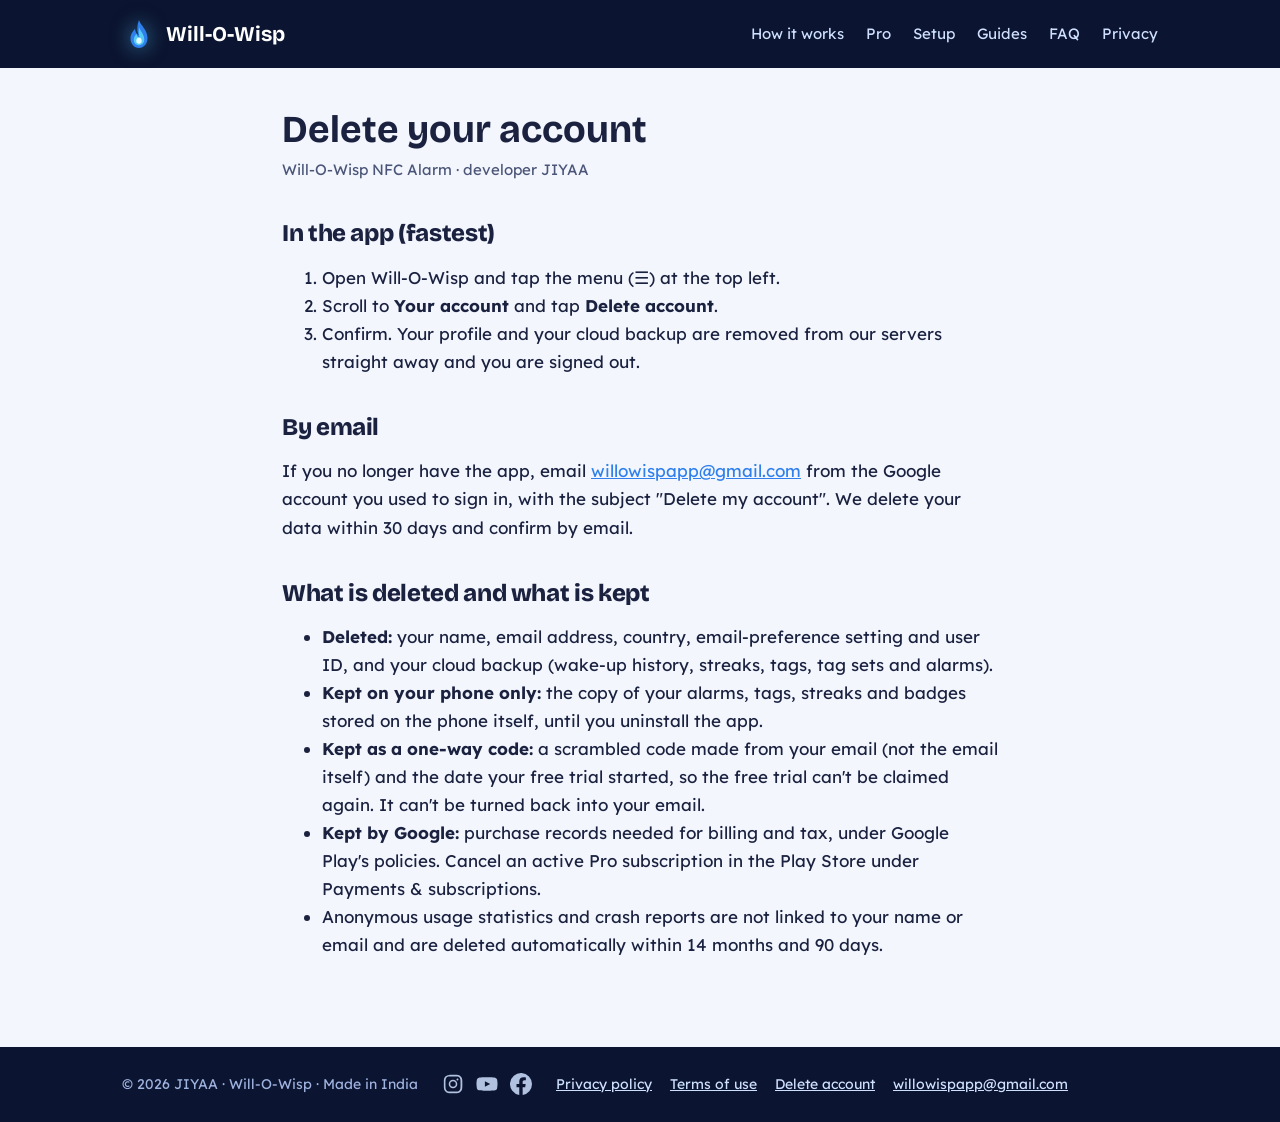
<file: delete-account.html>
<!doctype html>
<html lang="en">
<head>
<meta charset="utf-8">
<meta name="viewport" content="width=device-width, initial-scale=1">
<title>Delete your account – Will-O-Wisp</title>
<meta name="description" content="Terms of use for Will-O-Wisp NFC Alarm.">
<meta property="og:title" content="Terms of use – Will-O-Wisp">
<meta property="og:description" content="Terms of use for Will-O-Wisp NFC Alarm.">
<meta property="og:image" content="og.jpg">
<link rel="icon" href="favicon.png">
<link rel="preconnect" href="https://fonts.googleapis.com">
<link rel="preconnect" href="https://fonts.gstatic.com" crossorigin>
<link href="https://fonts.googleapis.com/css2?family=Bricolage+Grotesque:wght@700;800&family=Lexend:wght@400;600&display=swap" rel="stylesheet">
<link rel="stylesheet" href="style.css">
</head>
<body>
<div class="top"><div class="wrap">
<a class="brand" href="index.html"><svg viewBox="20 18 68 68" aria-hidden="true"><path fill="#2F80ED" d="M54,24 C57,35 71,43 71,60 C71,71.5 63.4,80 54,80 C44.6,80 37,71.5 37,61 C37,52 42,46.5 46,41.5 C46.5,48 49,52.5 53,54 C49.5,45 50,34 54,24 Z"/><path fill="#56CCF2" d="M54.5,39 C57,47.5 64.5,52 64.5,63 C64.5,70 59.8,74.5 54,74.5 C48.2,74.5 43.5,70 43.5,64 C43.5,58.5 46.5,55 49,51.5 C49.8,56.5 52,59 55.5,59.5 C53.5,53 52.5,46 54.5,39 Z"/><path fill="#E6FBFF" d="M54,59 C57.3,59 59.5,62.5 59.5,66 C59.5,69.3 57.1,71.5 54,71.5 C50.9,71.5 48.5,69.3 48.5,66 C48.5,62.5 50.7,59 54,59 Z"/></svg>Will-O-Wisp</a>
<nav><a class="hide-sm" href="index.html#how">How it works</a><a class="hide-sm" href="index.html#pro">Pro</a><a class="hide-sm" href="index.html#setup">Setup</a><a href="guides.html">Guides</a><a href="index.html#faq">FAQ</a><a class="hide-sm" href="privacy.html">Privacy</a></nav>
</div></div>
<main class="legal">
<h1>Delete your account</h1>
<p class="date">Will-O-Wisp NFC Alarm · developer JIYAA</p>
<h2>In the app (fastest)</h2>
<ol>
<li>Open Will-O-Wisp and tap the menu (☰) at the top left.</li>
<li>Scroll to <strong>Your account</strong> and tap <strong>Delete account</strong>.</li>
<li>Confirm. Your profile and your cloud backup are removed from our servers straight away and you are signed out.</li>
</ol>
<h2>By email</h2>
<p>If you no longer have the app, email <a href="mailto:willowispapp@gmail.com?subject=Delete%20my%20Will-O-Wisp%20account">willowispapp@gmail.com</a> from the Google account you used to sign in, with the subject "Delete my account". We delete your data within 30 days and confirm by email.</p>
<h2>What is deleted and what is kept</h2>
<ul>
<li><strong>Deleted:</strong> your name, email address, country, email-preference setting and user ID, and your cloud backup (wake-up history, streaks, tags, tag sets and alarms).</li>
<li><strong>Kept on your phone only:</strong> the copy of your alarms, tags, streaks and badges stored on the phone itself, until you uninstall the app.</li>
<li><strong>Kept as a one-way code:</strong> a scrambled code made from your email (not the email itself) and the date your free trial started, so the free trial can't be claimed again. It can't be turned back into your email.</li>
<li><strong>Kept by Google:</strong> purchase records needed for billing and tax, under Google Play's policies. Cancel an active Pro subscription in the Play Store under Payments &amp; subscriptions.</li>
<li>Anonymous usage statistics and crash reports are not linked to your name or email and are deleted automatically within 14 months and 90 days.</li>
</ul>
</main>

<footer class="site"><div class="wrap">
<span>© 2026 JIYAA · Will-O-Wisp · Made in India</span><span class="social"><a href="https://www.instagram.com/willowispalarm/" target="_blank" rel="noopener" aria-label="Will-O-Wisp on Instagram"><svg viewBox="0 0 24 24" aria-hidden="true"><path fill="currentColor" d="M12 7.3A4.7 4.7 0 1 0 12 16.7 4.7 4.7 0 0 0 12 7.3Zm0 7.7a3 3 0 1 1 0-6 3 3 0 0 1 0 6Zm6-7.9a1.1 1.1 0 1 1-2.2 0 1.1 1.1 0 0 1 2.2 0ZM12 2c-2.7 0-3.1 0-4.1.1-1.1 0-1.8.2-2.4.5-.7.3-1.2.6-1.8 1.2-.6.6-.9 1.1-1.2 1.8-.3.6-.5 1.3-.5 2.4C2 9 2 9.3 2 12s0 3.1.1 4.1c0 1.1.2 1.8.5 2.4.3.7.6 1.2 1.2 1.8.6.6 1.1.9 1.8 1.2.6.3 1.3.5 2.4.5 1 .1 1.4.1 4.1.1s3.1 0 4.1-.1c1.1 0 1.8-.2 2.4-.5.7-.3 1.2-.6 1.8-1.2.6-.6.9-1.1 1.2-1.8.3-.6.5-1.3.5-2.4.1-1 .1-1.4.1-4.1s0-3.1-.1-4.1c0-1.1-.2-1.8-.5-2.4-.3-.7-.6-1.2-1.2-1.8-.6-.6-1.1-.9-1.8-1.2-.6-.3-1.3-.5-2.4-.5C15.1 2 14.7 2 12 2Zm0 1.8c2.7 0 3 0 4 .1 1 0 1.5.2 1.8.3.5.2.8.4 1.2.8.4.4.6.7.8 1.2.1.3.3.8.3 1.8.1 1 .1 1.3.1 4s0 3-.1 4c0 1-.2 1.5-.3 1.8-.2.5-.4.8-.8 1.2-.4.4-.7.6-1.2.8-.3.1-.8.3-1.8.3-1 .1-1.3.1-4 .1s-3 0-4-.1c-1 0-1.5-.2-1.8-.3-.5-.2-.8-.4-1.2-.8-.4-.4-.6-.7-.8-1.2-.1-.3-.3-.8-.3-1.8-.1-1-.1-1.3-.1-4s0-3 .1-4c0-1 .2-1.5.3-1.8.2-.5.4-.8.8-1.2.4-.4.7-.6 1.2-.8.3-.1.8-.3 1.8-.3 1-.1 1.3-.1 4-.1Z"/></svg></a><a href="https://www.youtube.com/@willowispalarm" target="_blank" rel="noopener" aria-label="Will-O-Wisp on YouTube"><svg viewBox="0 0 24 24" aria-hidden="true"><path fill="currentColor" d="M23 7.2a3 3 0 0 0-2.1-2.1C19 4.6 12 4.6 12 4.6s-7 0-8.9.5A3 3 0 0 0 1 7.2 31 31 0 0 0 .5 12a31 31 0 0 0 .5 4.8 3 3 0 0 0 2.1 2.1c1.9.5 8.9.5 8.9.5s7 0 8.9-.5a3 3 0 0 0 2.1-2.1 31 31 0 0 0 .5-4.8 31 31 0 0 0-.5-4.8ZM9.7 15V9l5.8 3-5.8 3Z"/></svg></a><a href="https://www.facebook.com/share/1FBxFHo3qW/" target="_blank" rel="noopener" aria-label="Will-O-Wisp on Facebook"><svg viewBox="0 0 24 24" aria-hidden="true"><path fill="currentColor" d="M24 12a12 12 0 1 0-13.9 11.9v-8.4H7.1V12h3V9.4c0-3 1.8-4.7 4.5-4.7 1.3 0 2.7.2 2.7.2v2.9h-1.5c-1.5 0-2 .9-2 1.9V12h3.3l-.5 3.5h-2.8v8.4A12 12 0 0 0 24 12Z"/></svg></a></span>
<a href="privacy.html">Privacy policy</a><a href="terms.html">Terms of use</a><a href="delete-account.html">Delete account</a><a href="mailto:willowispapp@gmail.com">willowispapp@gmail.com</a>
</div></footer>
</body>
</html>
</file>
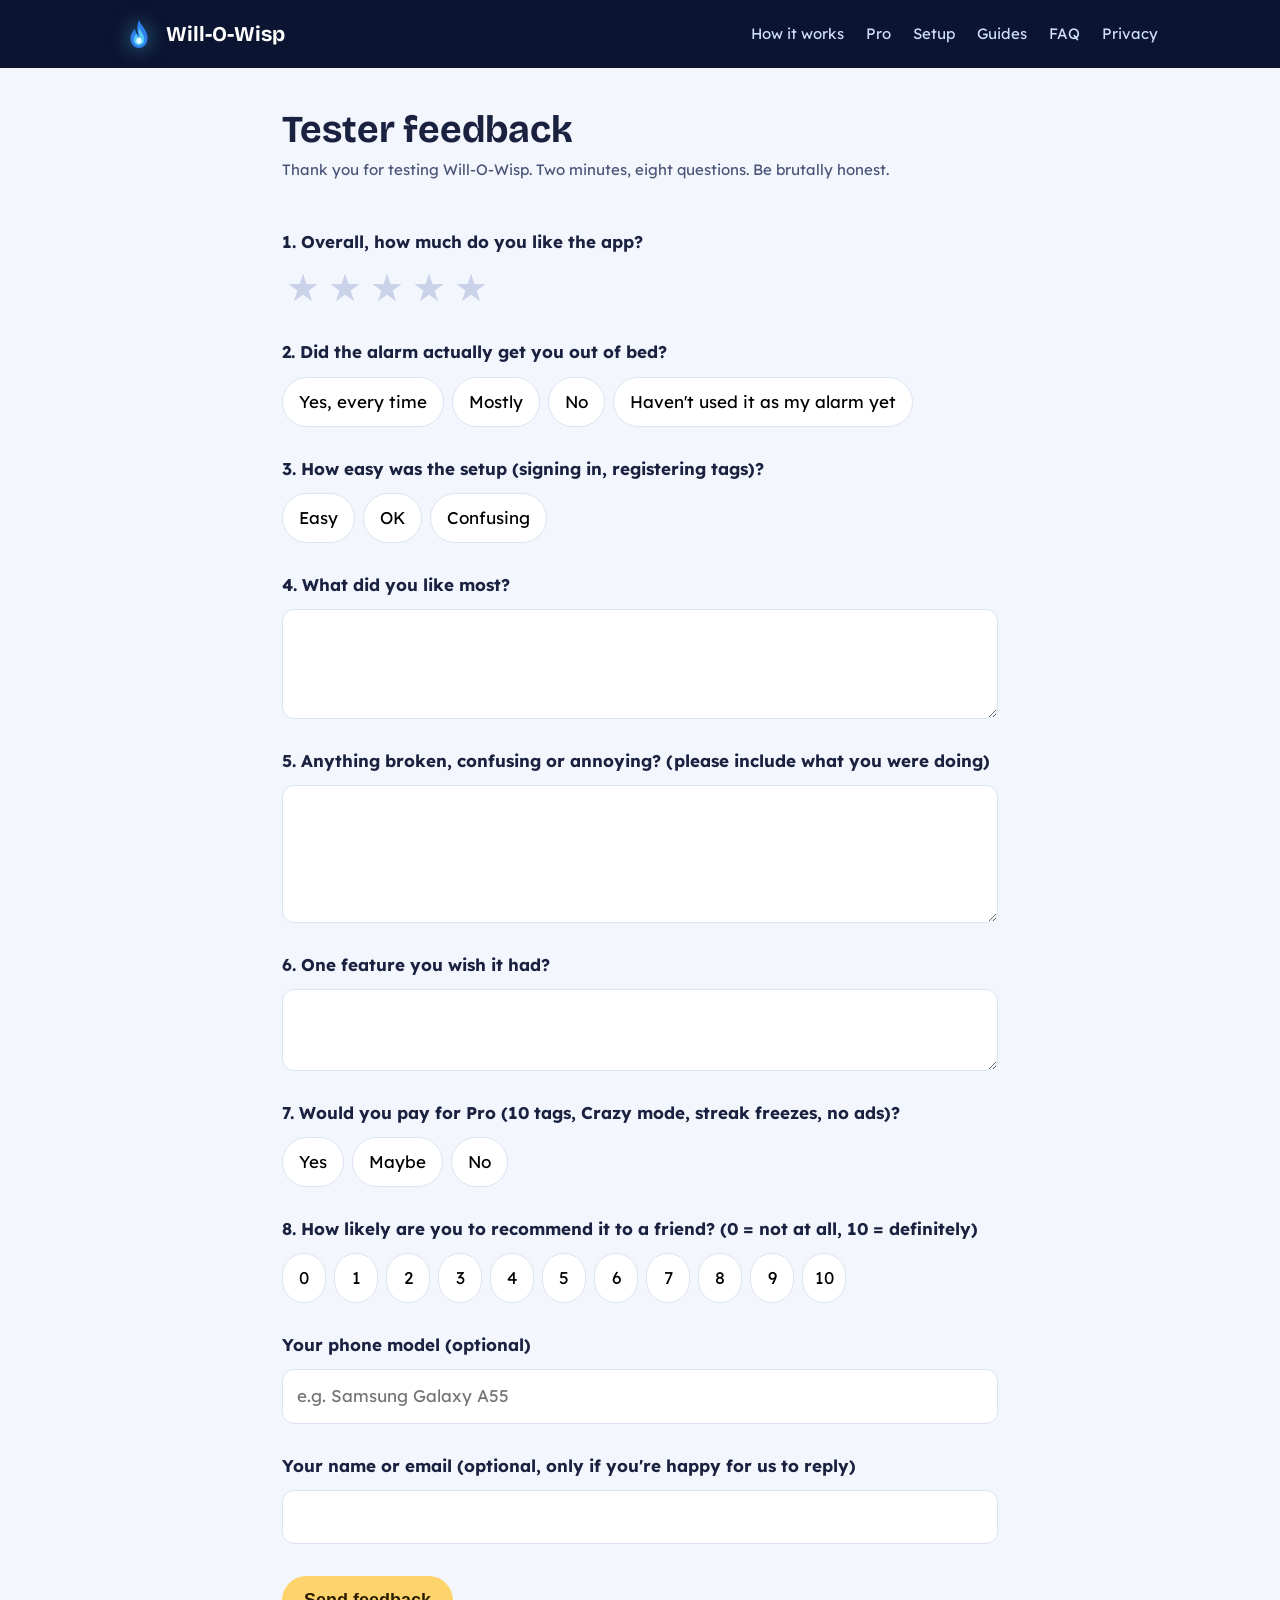
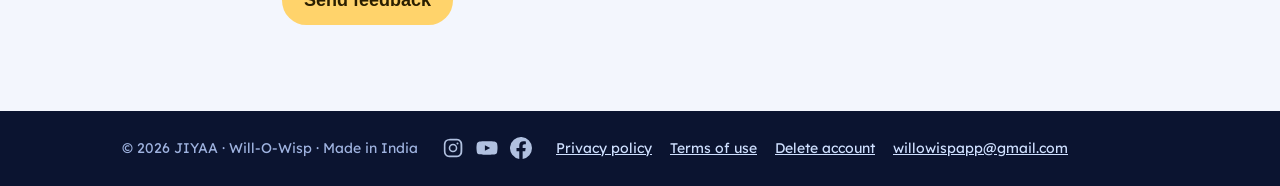
<file: feedback.html>
<!doctype html>
<html lang="en">
<head>
<meta charset="utf-8">
<meta name="viewport" content="width=device-width, initial-scale=1">
<title>Tester feedback – Will-O-Wisp</title>
<meta name="robots" content="noindex">
<meta name="description" content="Terms of use for Will-O-Wisp NFC Alarm.">
<meta property="og:title" content="Terms of use – Will-O-Wisp">
<meta property="og:description" content="Terms of use for Will-O-Wisp NFC Alarm.">
<meta property="og:image" content="og.jpg">
<link rel="icon" href="favicon.png">
<link rel="preconnect" href="https://fonts.googleapis.com">
<link rel="preconnect" href="https://fonts.gstatic.com" crossorigin>
<link href="https://fonts.googleapis.com/css2?family=Bricolage+Grotesque:wght@700;800&family=Lexend:wght@400;600&display=swap" rel="stylesheet">
<link rel="stylesheet" href="style.css">
</head>
<body>
<div class="top"><div class="wrap">
<a class="brand" href="index.html"><svg viewBox="20 18 68 68" aria-hidden="true"><path fill="#2F80ED" d="M54,24 C57,35 71,43 71,60 C71,71.5 63.4,80 54,80 C44.6,80 37,71.5 37,61 C37,52 42,46.5 46,41.5 C46.5,48 49,52.5 53,54 C49.5,45 50,34 54,24 Z"/><path fill="#56CCF2" d="M54.5,39 C57,47.5 64.5,52 64.5,63 C64.5,70 59.8,74.5 54,74.5 C48.2,74.5 43.5,70 43.5,64 C43.5,58.5 46.5,55 49,51.5 C49.8,56.5 52,59 55.5,59.5 C53.5,53 52.5,46 54.5,39 Z"/><path fill="#E6FBFF" d="M54,59 C57.3,59 59.5,62.5 59.5,66 C59.5,69.3 57.1,71.5 54,71.5 C50.9,71.5 48.5,69.3 48.5,66 C48.5,62.5 50.7,59 54,59 Z"/></svg>Will-O-Wisp</a>
<nav><a class="hide-sm" href="index.html#how">How it works</a><a class="hide-sm" href="index.html#pro">Pro</a><a class="hide-sm" href="index.html#setup">Setup</a><a href="guides.html">Guides</a><a href="index.html#faq">FAQ</a><a class="hide-sm" href="privacy.html">Privacy</a></nav>
</div></div>
<main class="legal fb">
<h1>Tester feedback</h1>
<p class="date">Thank you for testing Will-O-Wisp. Two minutes, eight questions. Be brutally honest.</p>

<form id="fb" novalidate>
<label>1. Overall, how much do you like the app?</label>
<div class="stars" data-name="rating">
<button type="button" data-v="1">★</button><button type="button" data-v="2">★</button><button type="button" data-v="3">★</button><button type="button" data-v="4">★</button><button type="button" data-v="5">★</button>
</div>

<label>2. Did the alarm actually get you out of bed?</label>
<div class="chips" data-name="woke">
<button type="button" data-v="yes">Yes, every time</button><button type="button" data-v="mostly">Mostly</button><button type="button" data-v="no">No</button><button type="button" data-v="not_tried">Haven't used it as my alarm yet</button>
</div>

<label>3. How easy was the setup (signing in, registering tags)?</label>
<div class="chips" data-name="setup">
<button type="button" data-v="easy">Easy</button><button type="button" data-v="ok">OK</button><button type="button" data-v="hard">Confusing</button>
</div>

<label for="liked">4. What did you like most?</label>
<textarea id="liked" maxlength="1000" rows="3"></textarea>

<label for="problems">5. Anything broken, confusing or annoying? (please include what you were doing)</label>
<textarea id="problems" maxlength="2000" rows="4"></textarea>

<label for="wish">6. One feature you wish it had?</label>
<textarea id="wish" maxlength="1000" rows="2"></textarea>

<label>7. Would you pay for Pro (10 tags, Crazy mode, streak freezes, no ads)?</label>
<div class="chips" data-name="pay">
<button type="button" data-v="yes">Yes</button><button type="button" data-v="maybe">Maybe</button><button type="button" data-v="no">No</button>
</div>

<label>8. How likely are you to recommend it to a friend? (0 = not at all, 10 = definitely)</label>
<div class="chips nps" data-name="nps">
<button type="button" data-v="0">0</button><button type="button" data-v="1">1</button><button type="button" data-v="2">2</button><button type="button" data-v="3">3</button><button type="button" data-v="4">4</button><button type="button" data-v="5">5</button><button type="button" data-v="6">6</button><button type="button" data-v="7">7</button><button type="button" data-v="8">8</button><button type="button" data-v="9">9</button><button type="button" data-v="10">10</button>
</div>

<label for="phone">Your phone model (optional)</label>
<input id="phone" maxlength="80" placeholder="e.g. Samsung Galaxy A55">

<label for="who">Your name or email (optional, only if you're happy for us to reply)</label>
<input id="who" maxlength="120">

<button type="submit" class="btn btn-main" id="send">Send feedback</button>
<p id="msg" class="fb-msg" role="status" aria-live="polite"></p>
</form>
</main>
<script>
(function () {
  var PROJECT = 'willo-wisp-nfcalarm';
  var URL = 'https://firestore.googleapis.com/v1/projects/' + PROJECT + '/databases/(default)/documents/feedback';
  var picked = {};
  document.querySelectorAll('.stars, .chips').forEach(function (group) {
    var name = group.getAttribute('data-name');
    group.querySelectorAll('button').forEach(function (b) {
      b.addEventListener('click', function () {
        picked[name] = b.getAttribute('data-v');
        group.querySelectorAll('button').forEach(function (x) {
          var on = group.classList.contains('stars') ? (+x.getAttribute('data-v') <= +picked[name]) : x === b;
          x.classList.toggle('on', on);
        });
      });
    });
  });
  function val(id) { return (document.getElementById(id).value || '').trim(); }
  var msg = document.getElementById('msg'), btn = document.getElementById('send');
  document.getElementById('fb').addEventListener('submit', async function (e) {
    e.preventDefault();
    if (!picked.rating) { msg.textContent = 'Please give a star rating (question 1).'; msg.className = 'fb-msg warn'; return; }
    var f = {
      rating: { integerValue: String(+picked.rating) },
      woke: { stringValue: picked.woke || '' },
      setup: { stringValue: picked.setup || '' },
      pay: { stringValue: picked.pay || '' },
      nps: { integerValue: String(picked.nps === undefined ? -1 : +picked.nps) },
      liked: { stringValue: val('liked') },
      problems: { stringValue: val('problems') },
      wish: { stringValue: val('wish') },
      phone: { stringValue: val('phone') },
      who: { stringValue: val('who') },
      browser: { stringValue: (navigator.userAgent || '').slice(0, 200) },
      createdAt: { timestampValue: new Date().toISOString() }
    };
    btn.disabled = true; msg.textContent = 'Sending…'; msg.className = 'fb-msg';
    try {
      var r = await fetch(URL, { method: 'POST', headers: { 'Content-Type': 'application/json' }, body: JSON.stringify({ fields: f }) });
      if (!r.ok) throw new Error(r.status);
      document.getElementById('fb').innerHTML = '<div class="fb-done"><h2>Thank you! 🔥</h2><p>Your feedback went straight to the developer. Keep the app installed for the full 14 days — it really helps.</p></div>';
    } catch (err) {
      btn.disabled = false;
      msg.innerHTML = 'Couldn\'t send right now. Please try again, or email <a href="mailto:willowispapp@gmail.com?subject=Will-O-Wisp%20feedback">willowispapp@gmail.com</a>.';
      msg.className = 'fb-msg warn';
    }
  });
})();
</script>

<footer class="site"><div class="wrap">
<span>© 2026 JIYAA · Will-O-Wisp · Made in India</span><span class="social"><a href="https://www.instagram.com/willowispalarm/" target="_blank" rel="noopener" aria-label="Will-O-Wisp on Instagram"><svg viewBox="0 0 24 24" aria-hidden="true"><path fill="currentColor" d="M12 7.3A4.7 4.7 0 1 0 12 16.7 4.7 4.7 0 0 0 12 7.3Zm0 7.7a3 3 0 1 1 0-6 3 3 0 0 1 0 6Zm6-7.9a1.1 1.1 0 1 1-2.2 0 1.1 1.1 0 0 1 2.2 0ZM12 2c-2.7 0-3.1 0-4.1.1-1.1 0-1.8.2-2.4.5-.7.3-1.2.6-1.8 1.2-.6.6-.9 1.1-1.2 1.8-.3.6-.5 1.3-.5 2.4C2 9 2 9.3 2 12s0 3.1.1 4.1c0 1.1.2 1.8.5 2.4.3.7.6 1.2 1.2 1.8.6.6 1.1.9 1.8 1.2.6.3 1.3.5 2.4.5 1 .1 1.4.1 4.1.1s3.1 0 4.1-.1c1.1 0 1.8-.2 2.4-.5.7-.3 1.2-.6 1.8-1.2.6-.6.9-1.1 1.2-1.8.3-.6.5-1.3.5-2.4.1-1 .1-1.4.1-4.1s0-3.1-.1-4.1c0-1.1-.2-1.8-.5-2.4-.3-.7-.6-1.2-1.2-1.8-.6-.6-1.1-.9-1.8-1.2-.6-.3-1.3-.5-2.4-.5C15.1 2 14.7 2 12 2Zm0 1.8c2.7 0 3 0 4 .1 1 0 1.5.2 1.8.3.5.2.8.4 1.2.8.4.4.6.7.8 1.2.1.3.3.8.3 1.8.1 1 .1 1.3.1 4s0 3-.1 4c0 1-.2 1.5-.3 1.8-.2.5-.4.8-.8 1.2-.4.4-.7.6-1.2.8-.3.1-.8.3-1.8.3-1 .1-1.3.1-4 .1s-3 0-4-.1c-1 0-1.5-.2-1.8-.3-.5-.2-.8-.4-1.2-.8-.4-.4-.6-.7-.8-1.2-.1-.3-.3-.8-.3-1.8-.1-1-.1-1.3-.1-4s0-3 .1-4c0-1 .2-1.5.3-1.8.2-.5.4-.8.8-1.2.4-.4.7-.6 1.2-.8.3-.1.8-.3 1.8-.3 1-.1 1.3-.1 4-.1Z"/></svg></a><a href="https://www.youtube.com/@willowispalarm" target="_blank" rel="noopener" aria-label="Will-O-Wisp on YouTube"><svg viewBox="0 0 24 24" aria-hidden="true"><path fill="currentColor" d="M23 7.2a3 3 0 0 0-2.1-2.1C19 4.6 12 4.6 12 4.6s-7 0-8.9.5A3 3 0 0 0 1 7.2 31 31 0 0 0 .5 12a31 31 0 0 0 .5 4.8 3 3 0 0 0 2.1 2.1c1.9.5 8.9.5 8.9.5s7 0 8.9-.5a3 3 0 0 0 2.1-2.1 31 31 0 0 0 .5-4.8 31 31 0 0 0-.5-4.8ZM9.7 15V9l5.8 3-5.8 3Z"/></svg></a><a href="https://www.facebook.com/share/1FBxFHo3qW/" target="_blank" rel="noopener" aria-label="Will-O-Wisp on Facebook"><svg viewBox="0 0 24 24" aria-hidden="true"><path fill="currentColor" d="M24 12a12 12 0 1 0-13.9 11.9v-8.4H7.1V12h3V9.4c0-3 1.8-4.7 4.5-4.7 1.3 0 2.7.2 2.7.2v2.9h-1.5c-1.5 0-2 .9-2 1.9V12h3.3l-.5 3.5h-2.8v8.4A12 12 0 0 0 24 12Z"/></svg></a></span>
<a href="privacy.html">Privacy policy</a><a href="terms.html">Terms of use</a><a href="delete-account.html">Delete account</a><a href="mailto:willowispapp@gmail.com">willowispapp@gmail.com</a>
</div></footer>
</body>
</html>
</file>
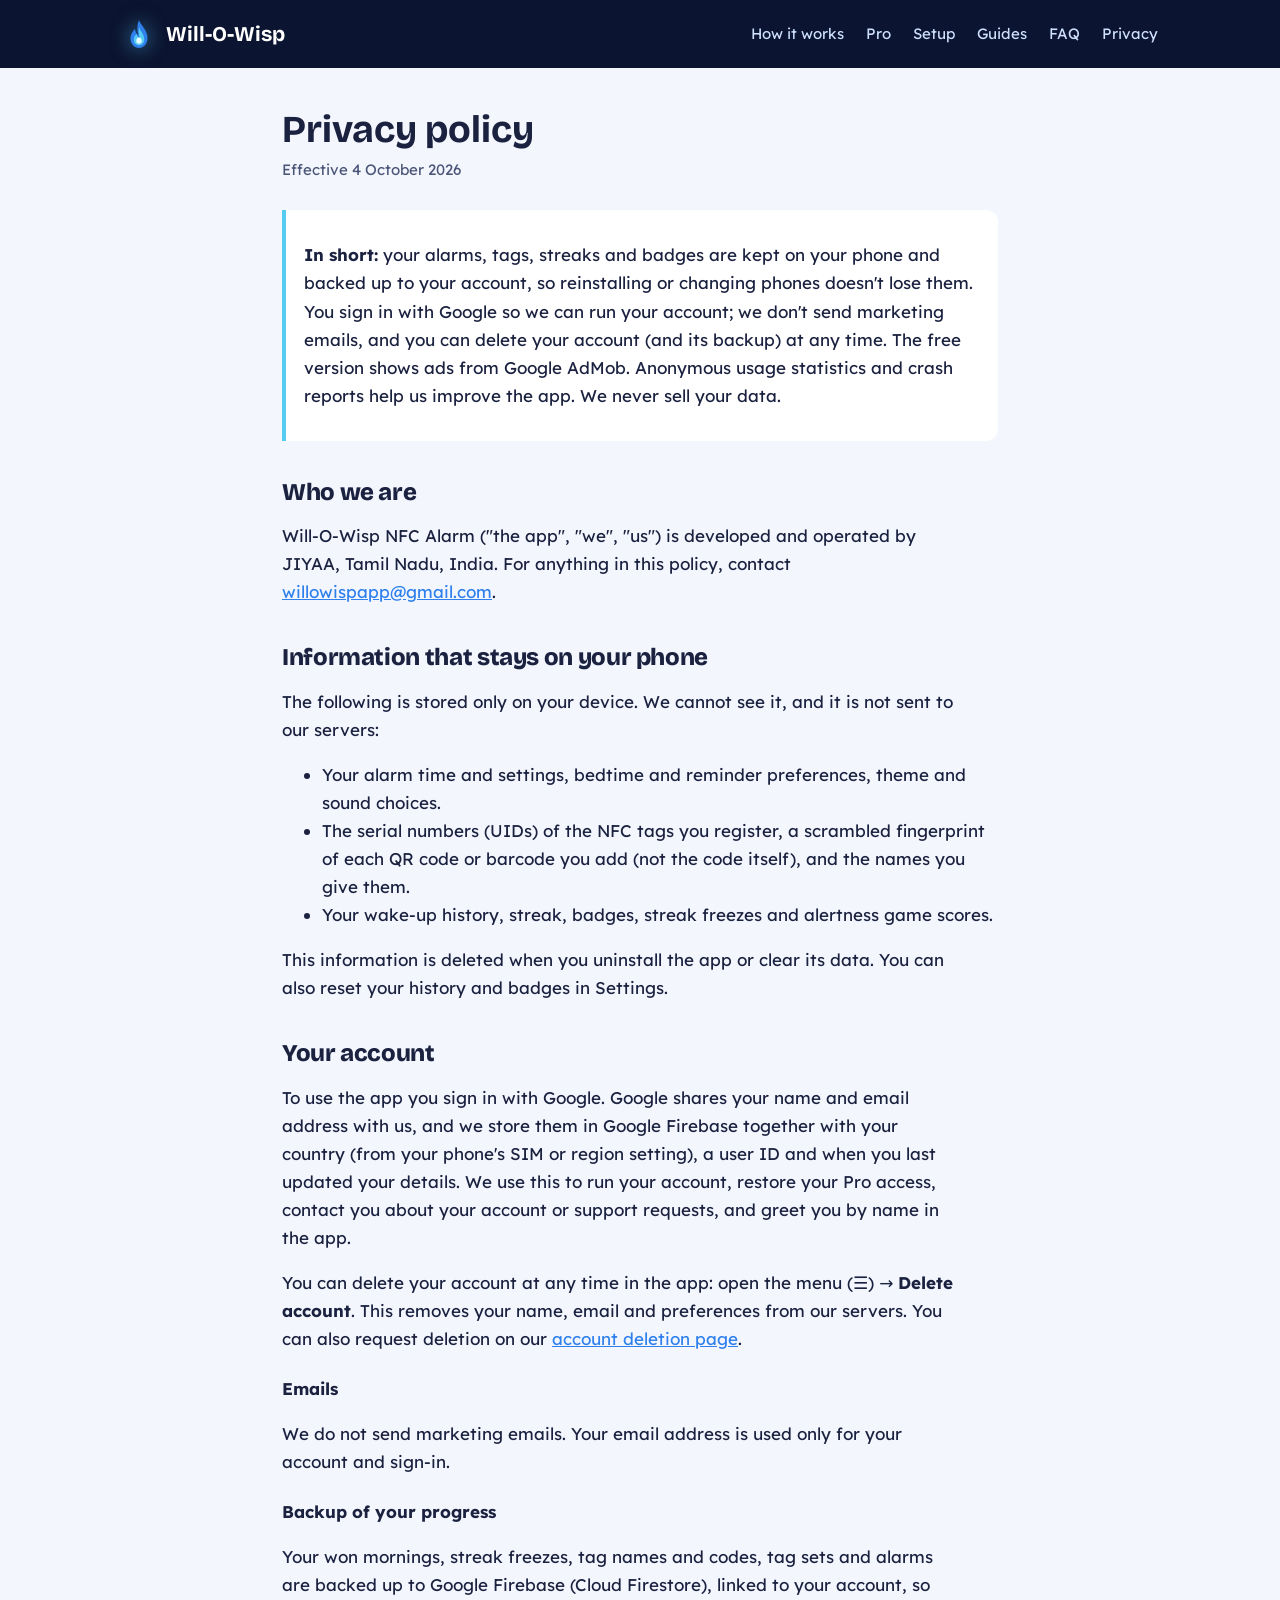
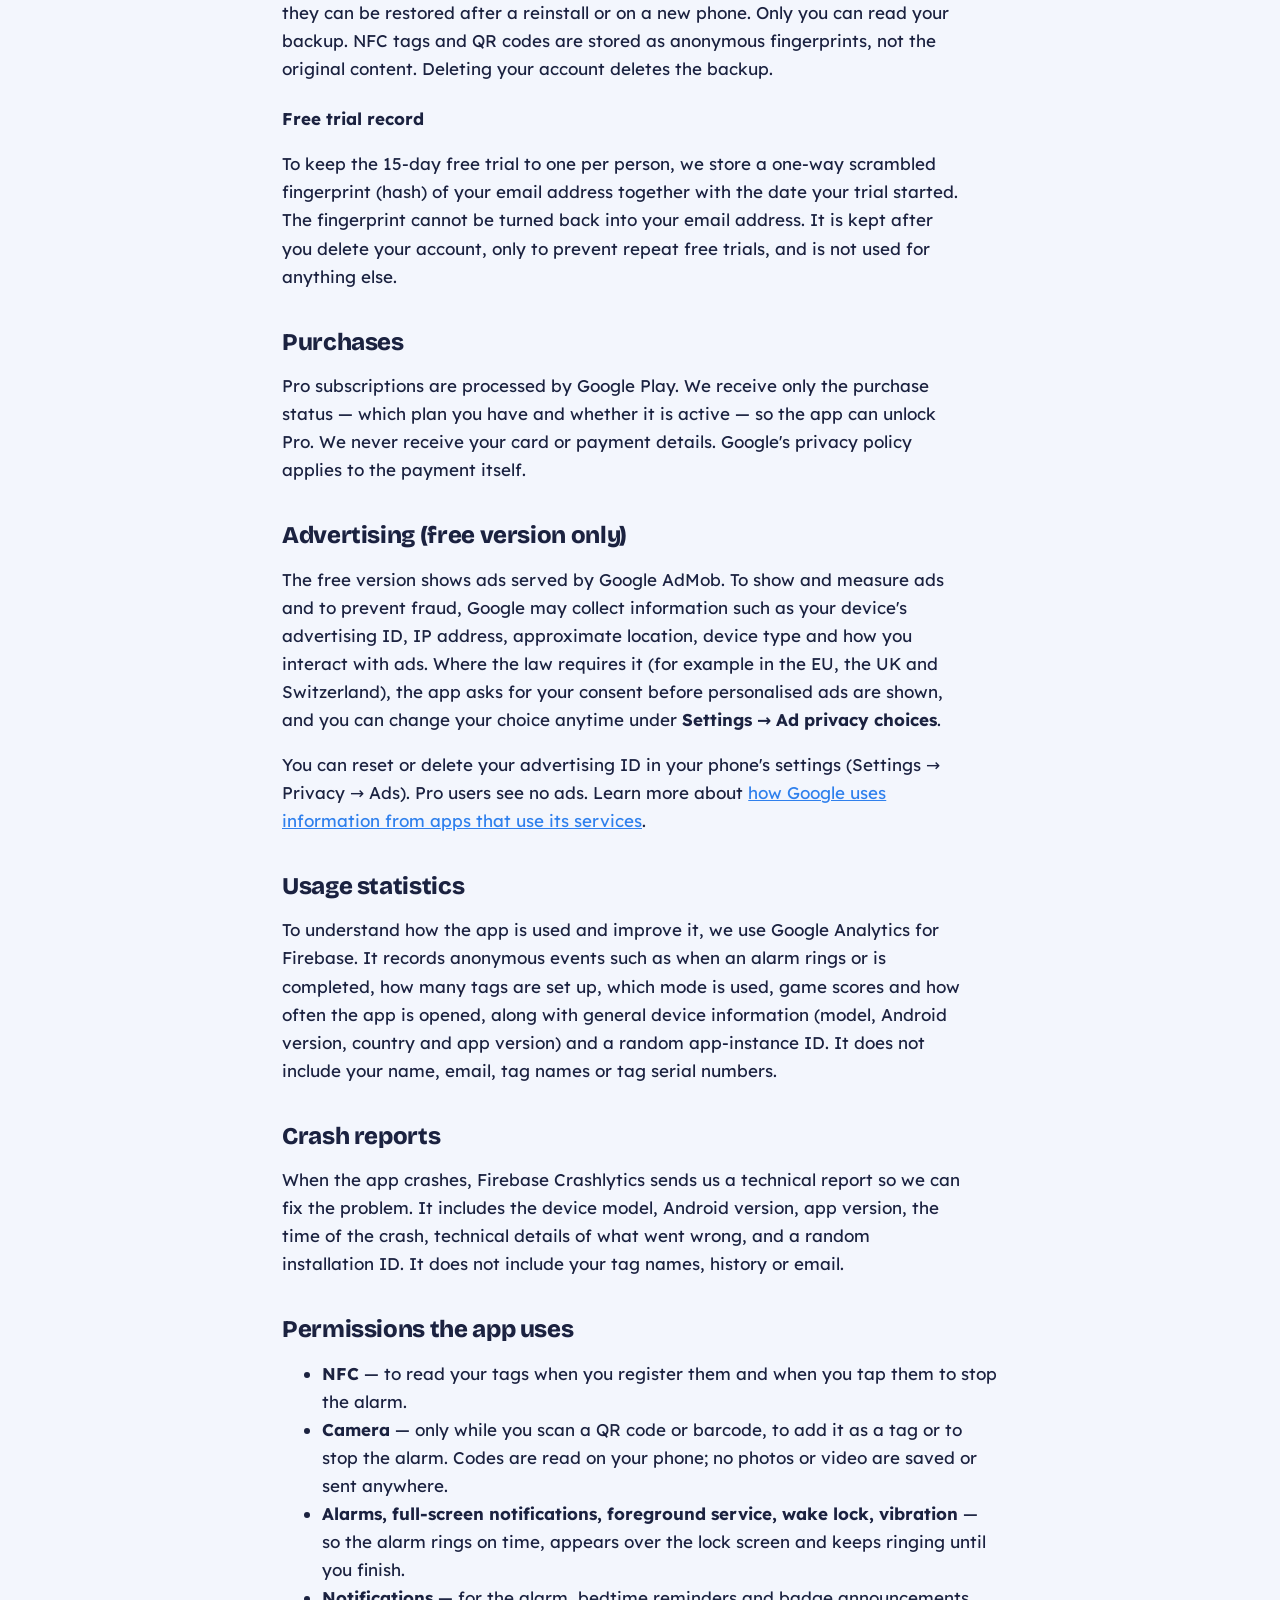
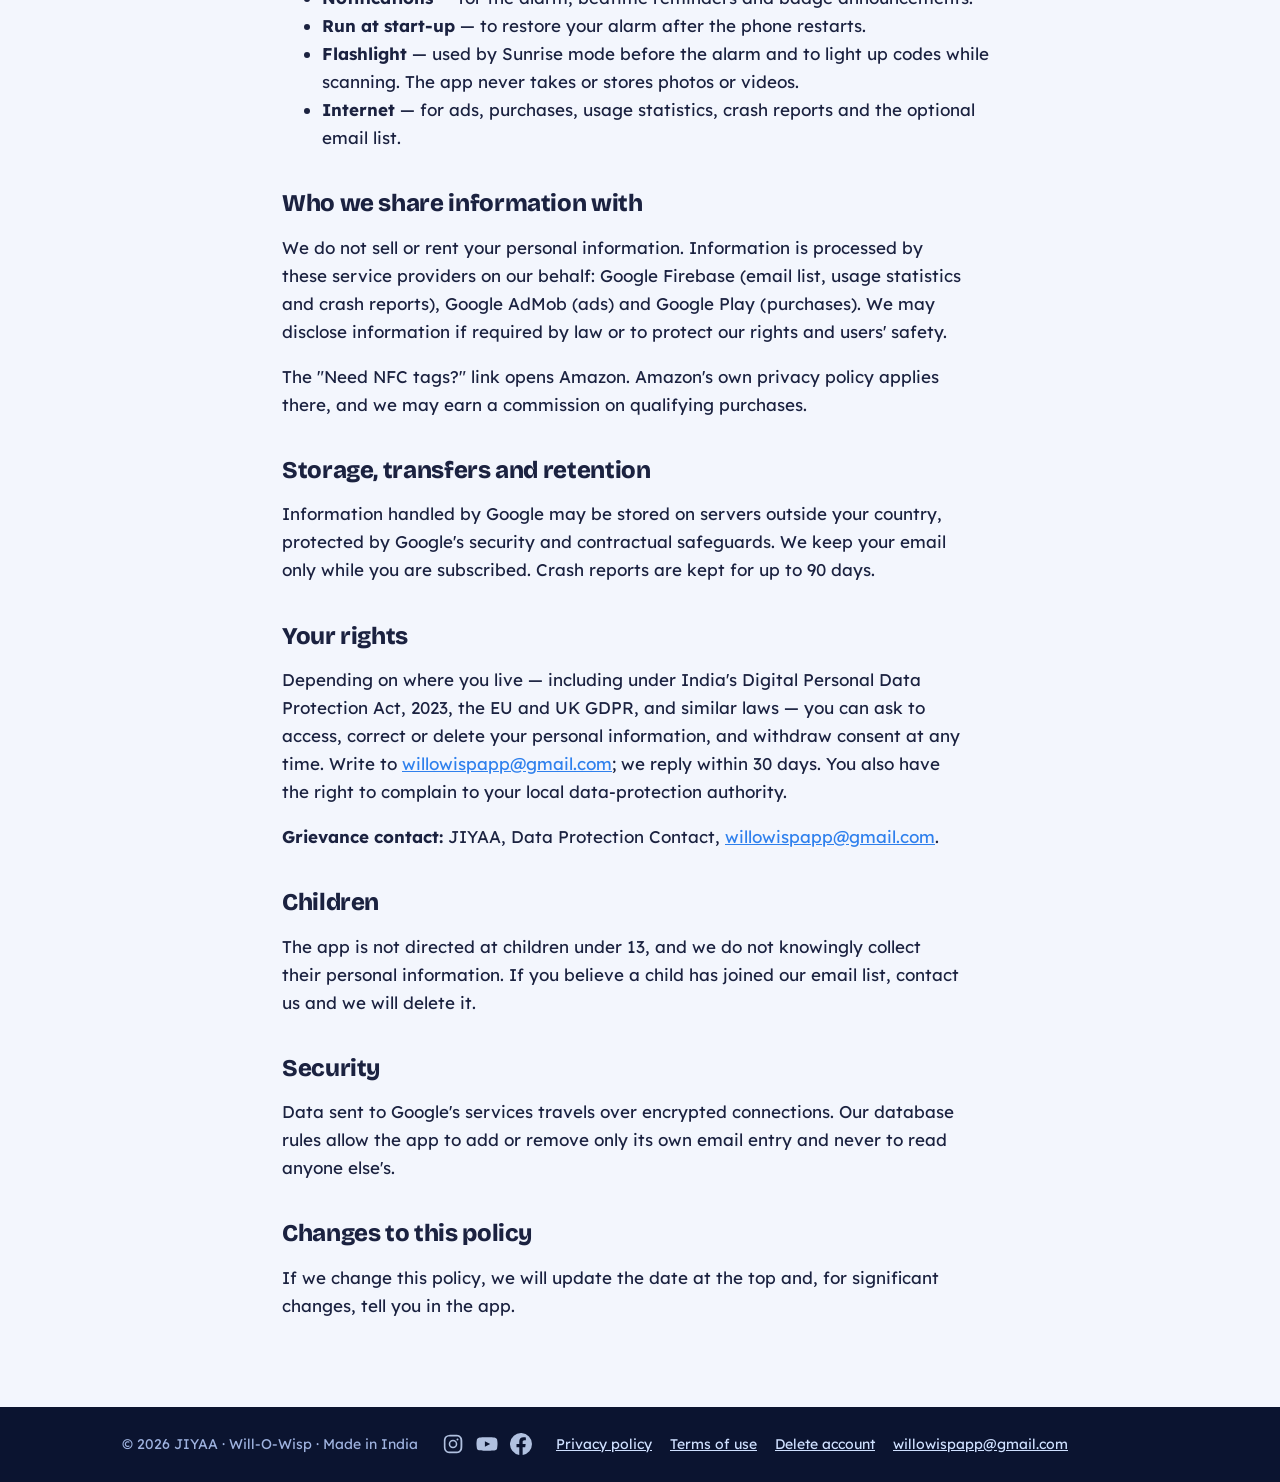
<file: privacy.html>
<!doctype html>
<html lang="en">
<head>
<meta charset="utf-8">
<meta name="viewport" content="width=device-width, initial-scale=1">
<title>Privacy policy – Will-O-Wisp</title>
<meta name="description" content="How Will-O-Wisp NFC Alarm handles your information.">
<meta property="og:title" content="Privacy policy – Will-O-Wisp">
<meta property="og:description" content="How Will-O-Wisp NFC Alarm handles your information.">
<meta property="og:image" content="og.jpg">
<link rel="icon" href="favicon.png">
<link rel="preconnect" href="https://fonts.googleapis.com">
<link rel="preconnect" href="https://fonts.gstatic.com" crossorigin>
<link href="https://fonts.googleapis.com/css2?family=Bricolage+Grotesque:wght@700;800&family=Lexend:wght@400;600&display=swap" rel="stylesheet">
<link rel="stylesheet" href="style.css">
</head>
<body>
<div class="top"><div class="wrap">
<a class="brand" href="index.html"><svg viewBox="20 18 68 68" aria-hidden="true"><path fill="#2F80ED" d="M54,24 C57,35 71,43 71,60 C71,71.5 63.4,80 54,80 C44.6,80 37,71.5 37,61 C37,52 42,46.5 46,41.5 C46.5,48 49,52.5 53,54 C49.5,45 50,34 54,24 Z"/><path fill="#56CCF2" d="M54.5,39 C57,47.5 64.5,52 64.5,63 C64.5,70 59.8,74.5 54,74.5 C48.2,74.5 43.5,70 43.5,64 C43.5,58.5 46.5,55 49,51.5 C49.8,56.5 52,59 55.5,59.5 C53.5,53 52.5,46 54.5,39 Z"/><path fill="#E6FBFF" d="M54,59 C57.3,59 59.5,62.5 59.5,66 C59.5,69.3 57.1,71.5 54,71.5 C50.9,71.5 48.5,69.3 48.5,66 C48.5,62.5 50.7,59 54,59 Z"/></svg>Will-O-Wisp</a>
<nav><a class="hide-sm" href="index.html#how">How it works</a><a class="hide-sm" href="index.html#pro">Pro</a><a class="hide-sm" href="index.html#setup">Setup</a><a href="guides.html">Guides</a><a href="index.html#faq">FAQ</a><a class="hide-sm" href="privacy.html">Privacy</a></nav>
</div></div>
<main class="legal">
<h1>Privacy policy</h1>
<p class="date">Effective 4 October 2026</p>
<div class="summary">
<p><strong>In short:</strong> your alarms, tags, streaks and badges are kept on your phone and backed up to your account, so reinstalling or changing phones doesn't lose them. You sign in with Google so we can run your account; we don't send marketing emails, and you can delete your account (and its backup) at any time. The free version shows ads from Google AdMob. Anonymous usage statistics and crash reports help us improve the app. We never sell your data.</p>
</div>

<h2>Who we are</h2>
<p>Will-O-Wisp NFC Alarm ("the app", "we", "us") is developed and operated by JIYAA, Tamil Nadu, India. For anything in this policy, contact <a href="mailto:willowispapp@gmail.com">willowispapp@gmail.com</a>.</p>

<h2>Information that stays on your phone</h2>
<p>The following is stored only on your device. We cannot see it, and it is not sent to our servers:</p>
<ul>
<li>Your alarm time and settings, bedtime and reminder preferences, theme and sound choices.</li>
<li>The serial numbers (UIDs) of the NFC tags you register, a scrambled fingerprint of each QR code or barcode you add (not the code itself), and the names you give them.</li>
<li>Your wake-up history, streak, badges, streak freezes and alertness game scores.</li>
</ul>
<p>This information is deleted when you uninstall the app or clear its data. You can also reset your history and badges in Settings.</p>

<h2>Your account</h2>
<p>To use the app you sign in with Google. Google shares your name and email address with us, and we store them in Google Firebase together with your country (from your phone's SIM or region setting), a user ID and when you last updated your details. We use this to run your account, restore your Pro access, contact you about your account or support requests, and greet you by name in the app.</p>
<p>You can delete your account at any time in the app: open the menu (☰) → <strong>Delete account</strong>. This removes your name, email and preferences from our servers. You can also request deletion on our <a href="delete-account.html">account deletion page</a>.</p>

<h3>Emails</h3>
<p>We do not send marketing emails. Your email address is used only for your account and sign-in.</p>
<h3>Backup of your progress</h3>
<p>Your won mornings, streak freezes, tag names and codes, tag sets and alarms are backed up to Google Firebase (Cloud Firestore), linked to your account, so they can be restored after a reinstall or on a new phone. Only you can read your backup. NFC tags and QR codes are stored as anonymous fingerprints, not the original content. Deleting your account deletes the backup.</p>
<h3>Free trial record</h3>
<p>To keep the 15-day free trial to one per person, we store a one-way scrambled fingerprint (hash) of your email address together with the date your trial started. The fingerprint cannot be turned back into your email address. It is kept after you delete your account, only to prevent repeat free trials, and is not used for anything else.</p>

<h2>Purchases</h2>
<p>Pro subscriptions are processed by Google Play. We receive only the purchase status — which plan you have and whether it is active — so the app can unlock Pro. We never receive your card or payment details. Google's privacy policy applies to the payment itself.</p>

<h2>Advertising (free version only)</h2>
<p>The free version shows ads served by Google AdMob. To show and measure ads and to prevent fraud, Google may collect information such as your device's advertising ID, IP address, approximate location, device type and how you interact with ads. Where the law requires it (for example in the EU, the UK and Switzerland), the app asks for your consent before personalised ads are shown, and you can change your choice anytime under <strong>Settings → Ad privacy choices</strong>.</p>
<p>You can reset or delete your advertising ID in your phone's settings (Settings → Privacy → Ads). Pro users see no ads. Learn more about <a href="https://policies.google.com/technologies/partner-sites">how Google uses information from apps that use its services</a>.</p>

<h2>Usage statistics</h2>
<p>To understand how the app is used and improve it, we use Google Analytics for Firebase. It records anonymous events such as when an alarm rings or is completed, how many tags are set up, which mode is used, game scores and how often the app is opened, along with general device information (model, Android version, country and app version) and a random app-instance ID. It does not include your name, email, tag names or tag serial numbers.</p>

<h2>Crash reports</h2>
<p>When the app crashes, Firebase Crashlytics sends us a technical report so we can fix the problem. It includes the device model, Android version, app version, the time of the crash, technical details of what went wrong, and a random installation ID. It does not include your tag names, history or email.</p>

<h2>Permissions the app uses</h2>
<ul>
<li><strong>NFC</strong> — to read your tags when you register them and when you tap them to stop the alarm.</li>
<li><strong>Camera</strong> — only while you scan a QR code or barcode, to add it as a tag or to stop the alarm. Codes are read on your phone; no photos or video are saved or sent anywhere.</li>
<li><strong>Alarms, full-screen notifications, foreground service, wake lock, vibration</strong> — so the alarm rings on time, appears over the lock screen and keeps ringing until you finish.</li>
<li><strong>Notifications</strong> — for the alarm, bedtime reminders and badge announcements.</li>
<li><strong>Run at start-up</strong> — to restore your alarm after the phone restarts.</li>
<li><strong>Flashlight</strong> — used by Sunrise mode before the alarm and to light up codes while scanning. The app never takes or stores photos or videos.</li>
<li><strong>Internet</strong> — for ads, purchases, usage statistics, crash reports and the optional email list.</li>
</ul>

<h2>Who we share information with</h2>
<p>We do not sell or rent your personal information. Information is processed by these service providers on our behalf: Google Firebase (email list, usage statistics and crash reports), Google AdMob (ads) and Google Play (purchases). We may disclose information if required by law or to protect our rights and users' safety.</p>
<p>The "Need NFC tags?" link opens Amazon. Amazon's own privacy policy applies there, and we may earn a commission on qualifying purchases.</p>

<h2>Storage, transfers and retention</h2>
<p>Information handled by Google may be stored on servers outside your country, protected by Google's security and contractual safeguards. We keep your email only while you are subscribed. Crash reports are kept for up to 90 days.</p>

<h2>Your rights</h2>
<p>Depending on where you live — including under India's Digital Personal Data Protection Act, 2023, the EU and UK GDPR, and similar laws — you can ask to access, correct or delete your personal information, and withdraw consent at any time. Write to <a href="mailto:willowispapp@gmail.com">willowispapp@gmail.com</a>; we reply within 30 days. You also have the right to complain to your local data-protection authority.</p>
<p><strong>Grievance contact:</strong> JIYAA, Data Protection Contact, <a href="mailto:willowispapp@gmail.com">willowispapp@gmail.com</a>.</p>

<h2>Children</h2>
<p>The app is not directed at children under 13, and we do not knowingly collect their personal information. If you believe a child has joined our email list, contact us and we will delete it.</p>

<h2>Security</h2>
<p>Data sent to Google's services travels over encrypted connections. Our database rules allow the app to add or remove only its own email entry and never to read anyone else's.</p>

<h2>Changes to this policy</h2>
<p>If we change this policy, we will update the date at the top and, for significant changes, tell you in the app.</p>

</main>
<footer class="site"><div class="wrap">
<span>© 2026 JIYAA · Will-O-Wisp · Made in India</span><span class="social"><a href="https://www.instagram.com/willowispalarm/" target="_blank" rel="noopener" aria-label="Will-O-Wisp on Instagram"><svg viewBox="0 0 24 24" aria-hidden="true"><path fill="currentColor" d="M12 7.3A4.7 4.7 0 1 0 12 16.7 4.7 4.7 0 0 0 12 7.3Zm0 7.7a3 3 0 1 1 0-6 3 3 0 0 1 0 6Zm6-7.9a1.1 1.1 0 1 1-2.2 0 1.1 1.1 0 0 1 2.2 0ZM12 2c-2.7 0-3.1 0-4.1.1-1.1 0-1.8.2-2.4.5-.7.3-1.2.6-1.8 1.2-.6.6-.9 1.1-1.2 1.8-.3.6-.5 1.3-.5 2.4C2 9 2 9.3 2 12s0 3.1.1 4.1c0 1.1.2 1.8.5 2.4.3.7.6 1.2 1.2 1.8.6.6 1.1.9 1.8 1.2.6.3 1.3.5 2.4.5 1 .1 1.4.1 4.1.1s3.1 0 4.1-.1c1.1 0 1.8-.2 2.4-.5.7-.3 1.2-.6 1.8-1.2.6-.6.9-1.1 1.2-1.8.3-.6.5-1.3.5-2.4.1-1 .1-1.4.1-4.1s0-3.1-.1-4.1c0-1.1-.2-1.8-.5-2.4-.3-.7-.6-1.2-1.2-1.8-.6-.6-1.1-.9-1.8-1.2-.6-.3-1.3-.5-2.4-.5C15.1 2 14.7 2 12 2Zm0 1.8c2.7 0 3 0 4 .1 1 0 1.5.2 1.8.3.5.2.8.4 1.2.8.4.4.6.7.8 1.2.1.3.3.8.3 1.8.1 1 .1 1.3.1 4s0 3-.1 4c0 1-.2 1.5-.3 1.8-.2.5-.4.8-.8 1.2-.4.4-.7.6-1.2.8-.3.1-.8.3-1.8.3-1 .1-1.3.1-4 .1s-3 0-4-.1c-1 0-1.5-.2-1.8-.3-.5-.2-.8-.4-1.2-.8-.4-.4-.6-.7-.8-1.2-.1-.3-.3-.8-.3-1.8-.1-1-.1-1.3-.1-4s0-3 .1-4c0-1 .2-1.5.3-1.8.2-.5.4-.8.8-1.2.4-.4.7-.6 1.2-.8.3-.1.8-.3 1.8-.3 1-.1 1.3-.1 4-.1Z"/></svg></a><a href="https://www.youtube.com/@willowispalarm" target="_blank" rel="noopener" aria-label="Will-O-Wisp on YouTube"><svg viewBox="0 0 24 24" aria-hidden="true"><path fill="currentColor" d="M23 7.2a3 3 0 0 0-2.1-2.1C19 4.6 12 4.6 12 4.6s-7 0-8.9.5A3 3 0 0 0 1 7.2 31 31 0 0 0 .5 12a31 31 0 0 0 .5 4.8 3 3 0 0 0 2.1 2.1c1.9.5 8.9.5 8.9.5s7 0 8.9-.5a3 3 0 0 0 2.1-2.1 31 31 0 0 0 .5-4.8 31 31 0 0 0-.5-4.8ZM9.7 15V9l5.8 3-5.8 3Z"/></svg></a><a href="https://www.facebook.com/share/1FBxFHo3qW/" target="_blank" rel="noopener" aria-label="Will-O-Wisp on Facebook"><svg viewBox="0 0 24 24" aria-hidden="true"><path fill="currentColor" d="M24 12a12 12 0 1 0-13.9 11.9v-8.4H7.1V12h3V9.4c0-3 1.8-4.7 4.5-4.7 1.3 0 2.7.2 2.7.2v2.9h-1.5c-1.5 0-2 .9-2 1.9V12h3.3l-.5 3.5h-2.8v8.4A12 12 0 0 0 24 12Z"/></svg></a></span>
<a href="privacy.html">Privacy policy</a><a href="terms.html">Terms of use</a><a href="delete-account.html">Delete account</a><a href="mailto:willowispapp@gmail.com">willowispapp@gmail.com</a>
</div></footer>
</body>
</html>
</file>
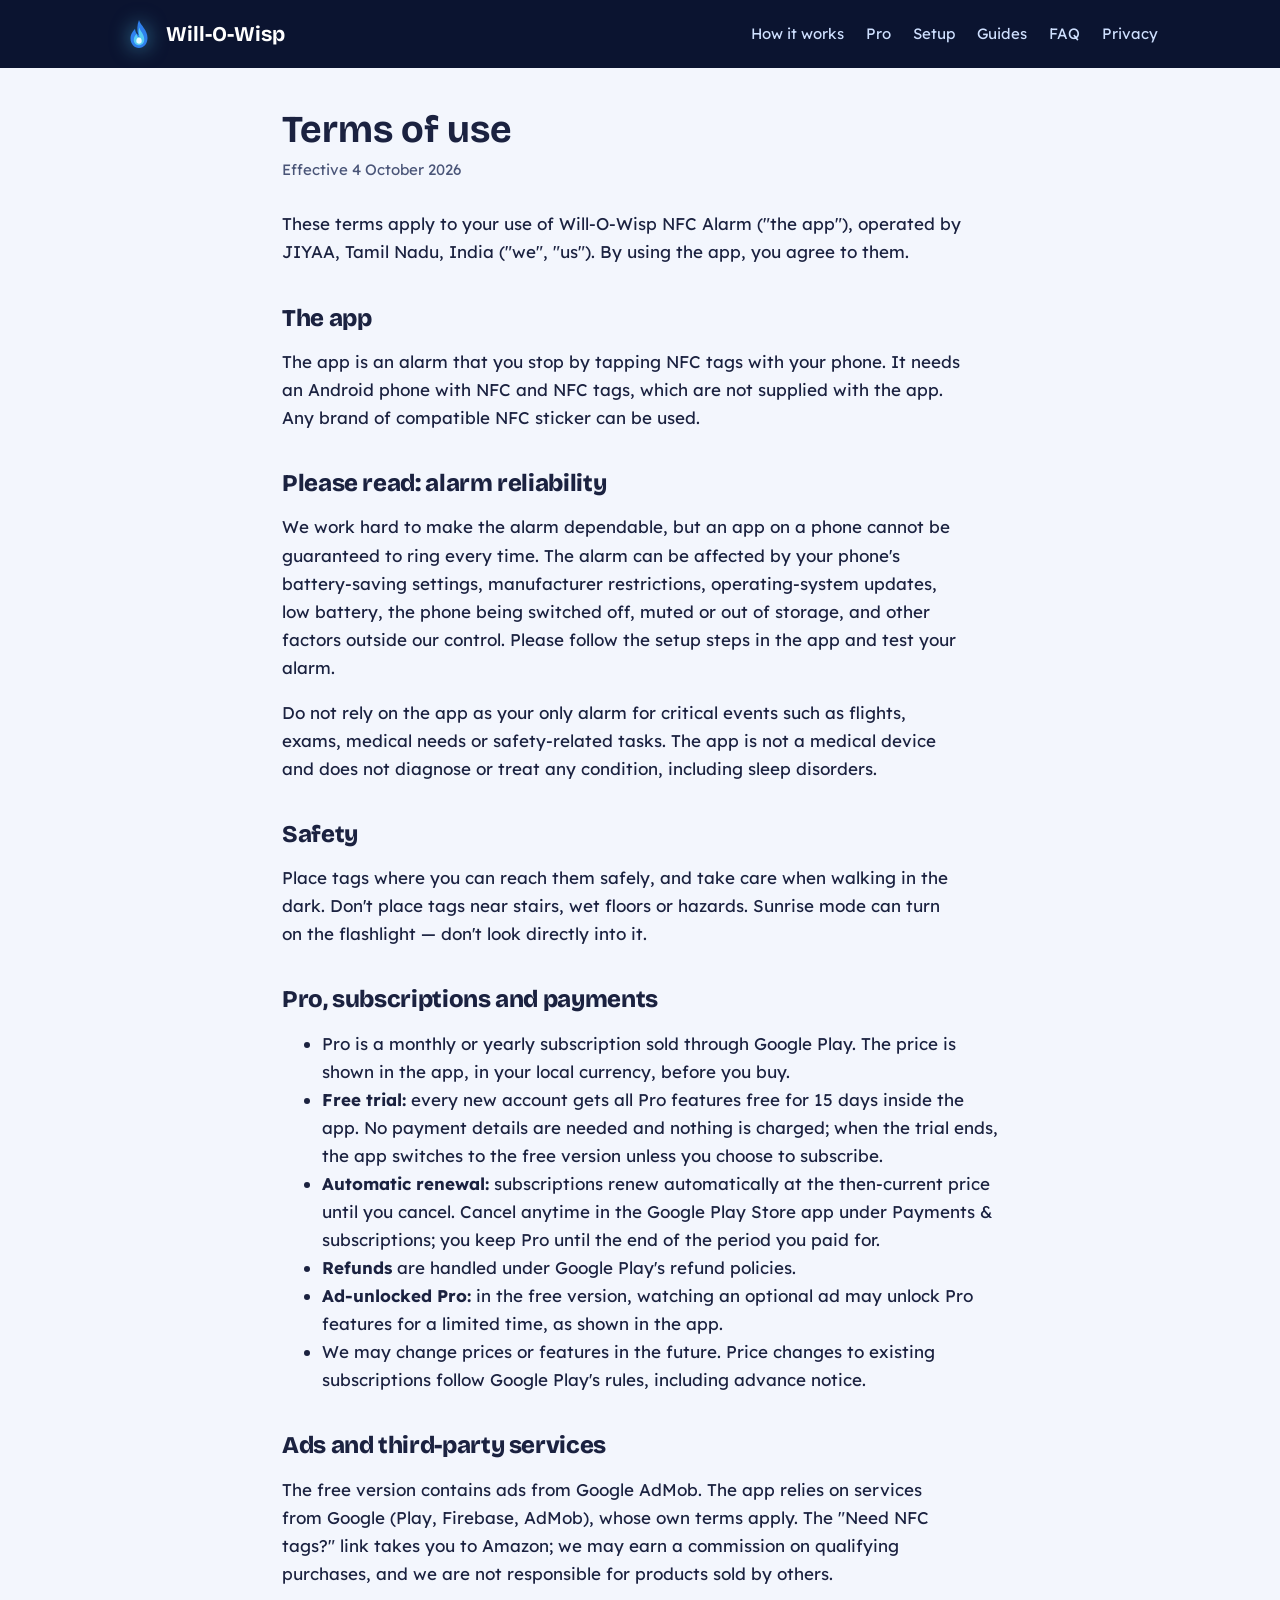
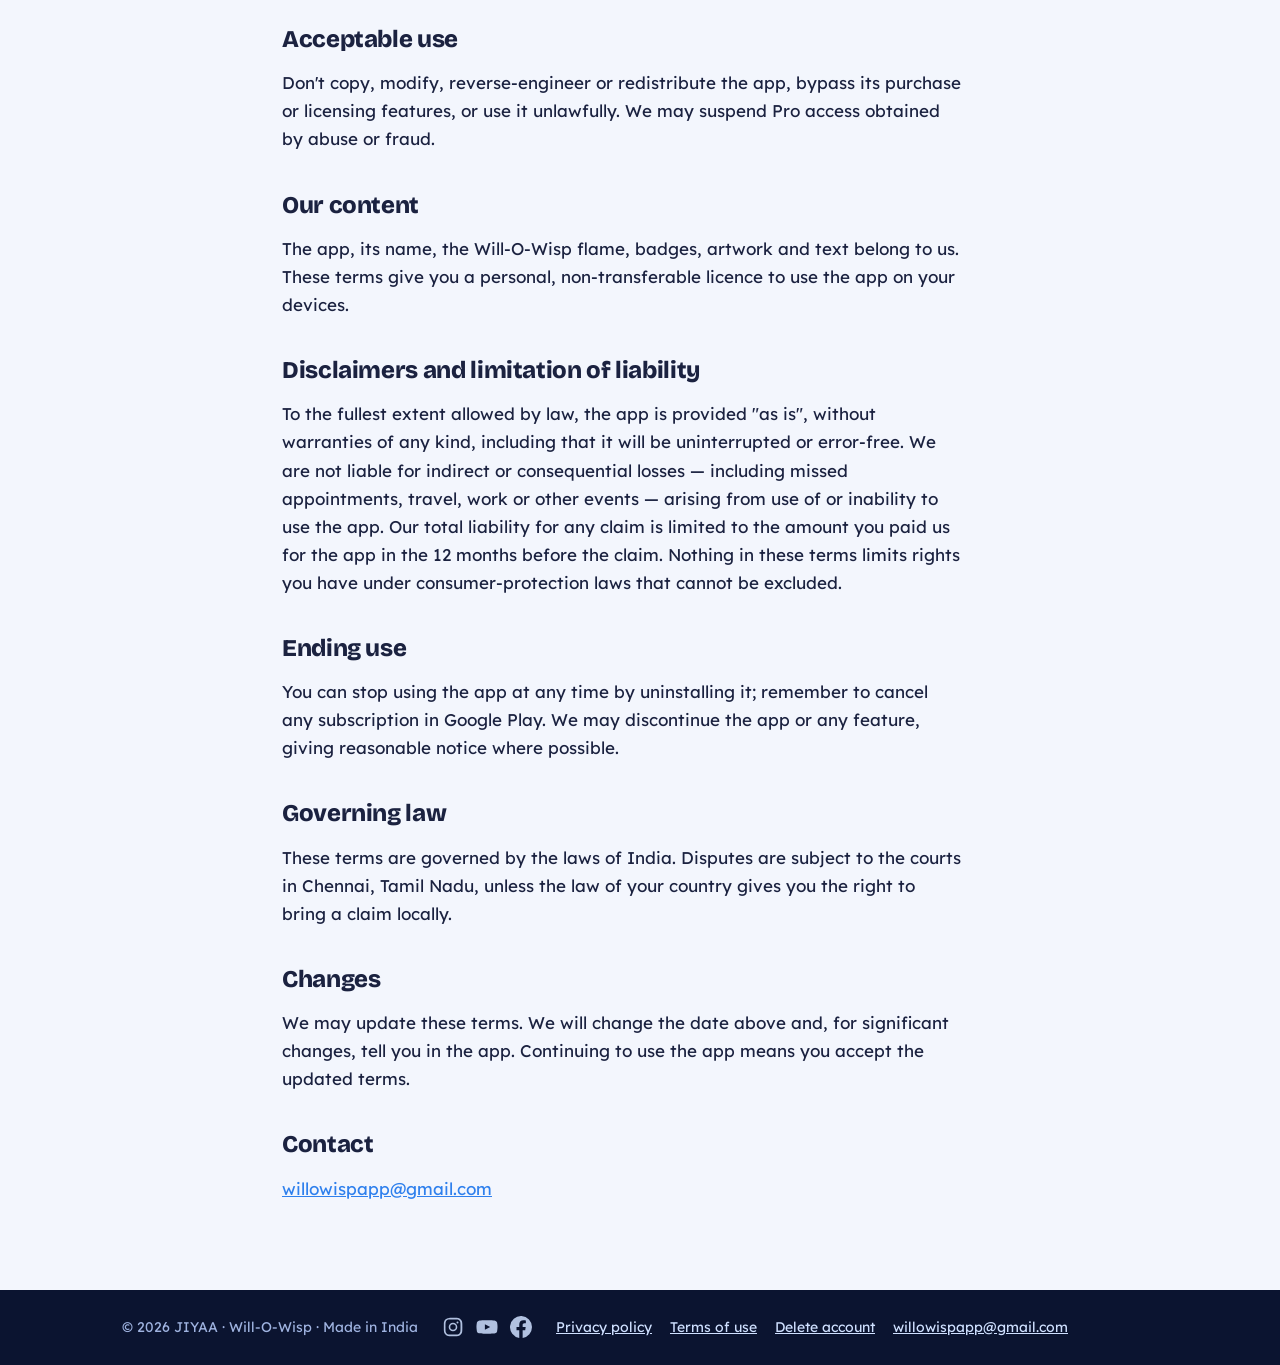
<file: terms.html>
<!doctype html>
<html lang="en">
<head>
<meta charset="utf-8">
<meta name="viewport" content="width=device-width, initial-scale=1">
<title>Terms of use – Will-O-Wisp</title>
<meta name="description" content="Terms of use for Will-O-Wisp NFC Alarm.">
<meta property="og:title" content="Terms of use – Will-O-Wisp">
<meta property="og:description" content="Terms of use for Will-O-Wisp NFC Alarm.">
<meta property="og:image" content="og.jpg">
<link rel="icon" href="favicon.png">
<link rel="preconnect" href="https://fonts.googleapis.com">
<link rel="preconnect" href="https://fonts.gstatic.com" crossorigin>
<link href="https://fonts.googleapis.com/css2?family=Bricolage+Grotesque:wght@700;800&family=Lexend:wght@400;600&display=swap" rel="stylesheet">
<link rel="stylesheet" href="style.css">
</head>
<body>
<div class="top"><div class="wrap">
<a class="brand" href="index.html"><svg viewBox="20 18 68 68" aria-hidden="true"><path fill="#2F80ED" d="M54,24 C57,35 71,43 71,60 C71,71.5 63.4,80 54,80 C44.6,80 37,71.5 37,61 C37,52 42,46.5 46,41.5 C46.5,48 49,52.5 53,54 C49.5,45 50,34 54,24 Z"/><path fill="#56CCF2" d="M54.5,39 C57,47.5 64.5,52 64.5,63 C64.5,70 59.8,74.5 54,74.5 C48.2,74.5 43.5,70 43.5,64 C43.5,58.5 46.5,55 49,51.5 C49.8,56.5 52,59 55.5,59.5 C53.5,53 52.5,46 54.5,39 Z"/><path fill="#E6FBFF" d="M54,59 C57.3,59 59.5,62.5 59.5,66 C59.5,69.3 57.1,71.5 54,71.5 C50.9,71.5 48.5,69.3 48.5,66 C48.5,62.5 50.7,59 54,59 Z"/></svg>Will-O-Wisp</a>
<nav><a class="hide-sm" href="index.html#how">How it works</a><a class="hide-sm" href="index.html#pro">Pro</a><a class="hide-sm" href="index.html#setup">Setup</a><a href="guides.html">Guides</a><a href="index.html#faq">FAQ</a><a class="hide-sm" href="privacy.html">Privacy</a></nav>
</div></div>
<main class="legal">
<h1>Terms of use</h1>
<p class="date">Effective 4 October 2026</p>
<p>These terms apply to your use of Will-O-Wisp NFC Alarm ("the app"), operated by JIYAA, Tamil Nadu, India ("we", "us"). By using the app, you agree to them.</p>

<h2>The app</h2>
<p>The app is an alarm that you stop by tapping NFC tags with your phone. It needs an Android phone with NFC and NFC tags, which are not supplied with the app. Any brand of compatible NFC sticker can be used.</p>

<h2>Please read: alarm reliability</h2>
<p>We work hard to make the alarm dependable, but an app on a phone cannot be guaranteed to ring every time. The alarm can be affected by your phone's battery-saving settings, manufacturer restrictions, operating-system updates, low battery, the phone being switched off, muted or out of storage, and other factors outside our control. Please follow the setup steps in the app and test your alarm.</p>
<p>Do not rely on the app as your only alarm for critical events such as flights, exams, medical needs or safety-related tasks. The app is not a medical device and does not diagnose or treat any condition, including sleep disorders.</p>

<h2>Safety</h2>
<p>Place tags where you can reach them safely, and take care when walking in the dark. Don't place tags near stairs, wet floors or hazards. Sunrise mode can turn on the flashlight — don't look directly into it.</p>

<h2>Pro, subscriptions and payments</h2>
<ul>
<li>Pro is a monthly or yearly subscription sold through Google Play. The price is shown in the app, in your local currency, before you buy.</li>
<li><strong>Free trial:</strong> every new account gets all Pro features free for 15 days inside the app. No payment details are needed and nothing is charged; when the trial ends, the app switches to the free version unless you choose to subscribe.</li>
<li><strong>Automatic renewal:</strong> subscriptions renew automatically at the then-current price until you cancel. Cancel anytime in the Google Play Store app under Payments &amp; subscriptions; you keep Pro until the end of the period you paid for.</li>
<li><strong>Refunds</strong> are handled under Google Play's refund policies.</li>
<li><strong>Ad-unlocked Pro:</strong> in the free version, watching an optional ad may unlock Pro features for a limited time, as shown in the app.</li>
<li>We may change prices or features in the future. Price changes to existing subscriptions follow Google Play's rules, including advance notice.</li>
</ul>

<h2>Ads and third-party services</h2>
<p>The free version contains ads from Google AdMob. The app relies on services from Google (Play, Firebase, AdMob), whose own terms apply. The "Need NFC tags?" link takes you to Amazon; we may earn a commission on qualifying purchases, and we are not responsible for products sold by others.</p>

<h2>Acceptable use</h2>
<p>Don't copy, modify, reverse-engineer or redistribute the app, bypass its purchase or licensing features, or use it unlawfully. We may suspend Pro access obtained by abuse or fraud.</p>

<h2>Our content</h2>
<p>The app, its name, the Will-O-Wisp flame, badges, artwork and text belong to us. These terms give you a personal, non-transferable licence to use the app on your devices.</p>

<h2>Disclaimers and limitation of liability</h2>
<p>To the fullest extent allowed by law, the app is provided "as is", without warranties of any kind, including that it will be uninterrupted or error-free. We are not liable for indirect or consequential losses — including missed appointments, travel, work or other events — arising from use of or inability to use the app. Our total liability for any claim is limited to the amount you paid us for the app in the 12 months before the claim. Nothing in these terms limits rights you have under consumer-protection laws that cannot be excluded.</p>

<h2>Ending use</h2>
<p>You can stop using the app at any time by uninstalling it; remember to cancel any subscription in Google Play. We may discontinue the app or any feature, giving reasonable notice where possible.</p>

<h2>Governing law</h2>
<p>These terms are governed by the laws of India. Disputes are subject to the courts in Chennai, Tamil Nadu, unless the law of your country gives you the right to bring a claim locally.</p>

<h2>Changes</h2>
<p>We may update these terms. We will change the date above and, for significant changes, tell you in the app. Continuing to use the app means you accept the updated terms.</p>

<h2>Contact</h2>
<p><a href="mailto:willowispapp@gmail.com">willowispapp@gmail.com</a></p>

</main>
<footer class="site"><div class="wrap">
<span>© 2026 JIYAA · Will-O-Wisp · Made in India</span><span class="social"><a href="https://www.instagram.com/willowispalarm/" target="_blank" rel="noopener" aria-label="Will-O-Wisp on Instagram"><svg viewBox="0 0 24 24" aria-hidden="true"><path fill="currentColor" d="M12 7.3A4.7 4.7 0 1 0 12 16.7 4.7 4.7 0 0 0 12 7.3Zm0 7.7a3 3 0 1 1 0-6 3 3 0 0 1 0 6Zm6-7.9a1.1 1.1 0 1 1-2.2 0 1.1 1.1 0 0 1 2.2 0ZM12 2c-2.7 0-3.1 0-4.1.1-1.1 0-1.8.2-2.4.5-.7.3-1.2.6-1.8 1.2-.6.6-.9 1.1-1.2 1.8-.3.6-.5 1.3-.5 2.4C2 9 2 9.3 2 12s0 3.1.1 4.1c0 1.1.2 1.8.5 2.4.3.7.6 1.2 1.2 1.8.6.6 1.1.9 1.8 1.2.6.3 1.3.5 2.4.5 1 .1 1.4.1 4.1.1s3.1 0 4.1-.1c1.1 0 1.8-.2 2.4-.5.7-.3 1.2-.6 1.8-1.2.6-.6.9-1.1 1.2-1.8.3-.6.5-1.3.5-2.4.1-1 .1-1.4.1-4.1s0-3.1-.1-4.1c0-1.1-.2-1.8-.5-2.4-.3-.7-.6-1.2-1.2-1.8-.6-.6-1.1-.9-1.8-1.2-.6-.3-1.3-.5-2.4-.5C15.1 2 14.7 2 12 2Zm0 1.8c2.7 0 3 0 4 .1 1 0 1.5.2 1.8.3.5.2.8.4 1.2.8.4.4.6.7.8 1.2.1.3.3.8.3 1.8.1 1 .1 1.3.1 4s0 3-.1 4c0 1-.2 1.5-.3 1.8-.2.5-.4.8-.8 1.2-.4.4-.7.6-1.2.8-.3.1-.8.3-1.8.3-1 .1-1.3.1-4 .1s-3 0-4-.1c-1 0-1.5-.2-1.8-.3-.5-.2-.8-.4-1.2-.8-.4-.4-.6-.7-.8-1.2-.1-.3-.3-.8-.3-1.8-.1-1-.1-1.3-.1-4s0-3 .1-4c0-1 .2-1.5.3-1.8.2-.5.4-.8.8-1.2.4-.4.7-.6 1.2-.8.3-.1.8-.3 1.8-.3 1-.1 1.3-.1 4-.1Z"/></svg></a><a href="https://www.youtube.com/@willowispalarm" target="_blank" rel="noopener" aria-label="Will-O-Wisp on YouTube"><svg viewBox="0 0 24 24" aria-hidden="true"><path fill="currentColor" d="M23 7.2a3 3 0 0 0-2.1-2.1C19 4.6 12 4.6 12 4.6s-7 0-8.9.5A3 3 0 0 0 1 7.2 31 31 0 0 0 .5 12a31 31 0 0 0 .5 4.8 3 3 0 0 0 2.1 2.1c1.9.5 8.9.5 8.9.5s7 0 8.9-.5a3 3 0 0 0 2.1-2.1 31 31 0 0 0 .5-4.8 31 31 0 0 0-.5-4.8ZM9.7 15V9l5.8 3-5.8 3Z"/></svg></a><a href="https://www.facebook.com/share/1FBxFHo3qW/" target="_blank" rel="noopener" aria-label="Will-O-Wisp on Facebook"><svg viewBox="0 0 24 24" aria-hidden="true"><path fill="currentColor" d="M24 12a12 12 0 1 0-13.9 11.9v-8.4H7.1V12h3V9.4c0-3 1.8-4.7 4.5-4.7 1.3 0 2.7.2 2.7.2v2.9h-1.5c-1.5 0-2 .9-2 1.9V12h3.3l-.5 3.5h-2.8v8.4A12 12 0 0 0 24 12Z"/></svg></a></span>
<a href="privacy.html">Privacy policy</a><a href="terms.html">Terms of use</a><a href="delete-account.html">Delete account</a><a href="mailto:willowispapp@gmail.com">willowispapp@gmail.com</a>
</div></footer>
</body>
</html>
</file>
<file: style.css>
:root{
  --night:#0B1430; --sky:#16224A; --flame:#2F80ED; --wisp:#56CCF2; --ember:#FFD36B;
  --paper:#F3F6FD; --ink:#1B2240; --muted:#4A5578; --line:#DCE3F2;
  --display:"Bricolage Grotesque",system-ui,sans-serif;
  --body:"Lexend",system-ui,-apple-system,"Segoe UI",Roboto,sans-serif;
}
*{box-sizing:border-box}
html{-webkit-text-size-adjust:100%;scroll-behavior:smooth}
body{margin:0;font-family:var(--body);color:var(--ink);background:var(--paper);line-height:1.65;font-size:17px}
img,svg{max-width:100%}
a{color:var(--flame)}
a:focus-visible,button:focus-visible{outline:3px solid var(--wisp);outline-offset:3px;border-radius:6px}
.wrap{max-width:1080px;margin:0 auto;padding:0 22px}

/* top bar */
.top{background:var(--night);color:#fff}
.top .wrap{display:flex;align-items:center;gap:14px;height:68px}
.brand{display:flex;align-items:center;gap:10px;color:#fff;text-decoration:none;font-family:var(--display);font-weight:700;font-size:21px}
.brand svg{width:34px;height:34px;filter:drop-shadow(0 0 10px rgba(86,204,242,.6))}
.top nav{margin-left:auto;display:flex;gap:22px;font-size:15px}
.top nav a{color:#CFE0FF;text-decoration:none}
.top nav a:hover{color:var(--ember)}

/* hero */
.hero{background:radial-gradient(90% 120% at 75% 30%,var(--sky) 0%,var(--night) 65%);color:#fff;padding:56px 0 72px;overflow:hidden}
.hero .wrap{display:grid;grid-template-columns:1.05fr 1fr;gap:40px;align-items:center}
.hero h1{font-family:var(--display);font-weight:800;font-size:clamp(40px,6vw,68px);line-height:1.02;margin:0 0 18px;letter-spacing:-.02em}
.hero p{font-size:19px;color:#D6E2FF;max-width:30em;margin:0 0 28px}
.cta{display:flex;flex-wrap:wrap;gap:12px;align-items:center}
.btn{display:inline-block;padding:14px 22px;border-radius:999px;font-weight:600;text-decoration:none;font-size:16px}
.btn-main{background:var(--ember);color:#2A1E00}
.btn-ghost{color:#fff;border:1.5px solid rgba(255,255,255,.35)}
.btn-ghost:hover{border-color:var(--wisp)}
.soon{font-size:14px;color:#9FB3E0;margin-top:14px}

/* trail illustration */
.trail{width:100%;height:auto}
.trail .path{fill:none;stroke:var(--wisp);stroke-width:3;stroke-dasharray:2 10;stroke-linecap:round;opacity:.8}
.trail .room{fill:none;stroke:rgba(207,224,255,.18);stroke-width:2}
.trail .label{fill:#CFE0FF;font:500 15px var(--body)}
.trail .tag{fill:var(--night);stroke:var(--wisp);stroke-width:3}
.trail .tag-done{fill:var(--wisp)}
.traveller{offset-path:path("M70 330 C 140 330, 150 210, 230 200 S 360 120, 420 150 S 470 300, 520 300");offset-rotate:0deg;animation:walk 6s ease-in-out 0.6s 1 both}
@keyframes walk{from{offset-distance:0%}to{offset-distance:100%}}
@media (prefers-reduced-motion:reduce){.traveller{animation:none;offset-distance:100%}}

/* sections */
section{padding:72px 0}
h2{font-family:var(--display);font-weight:800;font-size:clamp(30px,4vw,42px);line-height:1.1;margin:0 0 14px;letter-spacing:-.015em}
.lead{color:var(--muted);font-size:18px;max-width:38em;margin:0 0 36px}
.steps{list-style:none;padding:0;margin:0;display:grid;grid-template-columns:repeat(3,1fr);gap:28px;counter-reset:s}
.steps li{counter-increment:s;padding-top:58px;position:relative}
.steps li::before{content:counter(s);position:absolute;top:0;left:0;width:42px;height:42px;border-radius:50%;display:grid;place-items:center;background:var(--night);color:var(--ember);font-family:var(--display);font-weight:800;font-size:20px}
.steps h3{font-family:var(--display);font-size:22px;margin:0 0 6px}
.steps p{margin:0;color:var(--muted)}

.modes{background:var(--night);color:#fff}
.modes .lead{color:#C9D6F5}
.mode-grid{display:grid;grid-template-columns:1fr 1fr;gap:2px;background:rgba(255,255,255,.12);border-radius:22px;overflow:hidden}
.mode{background:var(--sky);padding:32px}
.mode h3{font-family:var(--display);font-size:26px;margin:0 0 8px}
.mode p{margin:0;color:#D6E2FF}
.mode .tagline{display:block;margin-top:14px;color:var(--ember);font-weight:600}

.features{display:grid;grid-template-columns:1fr 1fr;gap:44px 56px}
.feature h3{font-family:var(--display);font-size:22px;margin:0 0 6px;display:flex;align-items:center;gap:10px}
.feature h3 span{font-size:26px}
.feature p{margin:0;color:var(--muted)}
.grid8{display:grid;grid-template-columns:repeat(8,14px);grid-template-rows:repeat(7,14px);grid-auto-flow:column;gap:4px;margin-top:14px}
.grid8 i{border-radius:3px;background:#D6DEEF}
.grid8 i.on{background:var(--flame)}
.grid8 i.ice{background:#9FD8F5}

.badges{background:#fff;border-top:1px solid var(--line);border-bottom:1px solid var(--line)}
.badge-row{display:flex;gap:18px;overflow-x:auto;padding-bottom:8px;scroll-snap-type:x mandatory}
.badge{flex:0 0 240px;scroll-snap-align:start;border:1.5px solid var(--line);border-radius:18px;padding:20px}
.badge b{display:block;font-family:var(--display);font-size:19px;margin:6px 0 4px}
.badge .e{font-size:34px}
.badge small{color:var(--muted);font-size:14px}
.badge .d{color:var(--flame);font-weight:600;font-size:13px}

.pricing{display:grid;grid-template-columns:1fr 1.4fr;gap:24px;align-items:start}
.plan{border-radius:22px;padding:30px;background:#fff;border:1.5px solid var(--line)}
.plan.pro{background:var(--night);color:#fff;border-color:var(--night)}
.plan h3{font-family:var(--display);font-size:26px;margin:0 0 4px}
.plan ul{padding-left:20px;margin:14px 0 0}
.plan li{margin:6px 0}
.prices{display:grid;grid-template-columns:repeat(3,1fr);gap:10px;margin-top:20px}
.price{background:var(--sky);border-radius:14px;padding:14px}
.price.best{outline:2px solid var(--ember)}
.price b{display:block;font-family:var(--display);font-size:24px}
.price span{font-size:13px;color:#C9D6F5}
.offer{margin-top:18px;background:var(--ember);color:#2A1E00;border-radius:14px;padding:12px 16px;font-weight:600}
.note{font-size:14px;color:var(--muted);margin-top:14px}
.plan.pro .note{color:#9FB3E0}

.faq details{border-bottom:1px solid var(--line);padding:16px 0}
.faq summary{cursor:pointer;font-family:var(--display);font-weight:700;font-size:20px;list-style:none}
.faq summary::-webkit-details-marker{display:none}
.faq summary::after{content:"+";float:right;color:var(--flame)}
.faq details[open] summary::after{content:"–"}
.faq p{margin:10px 0 0;color:var(--muted);max-width:44em}

.final{background:radial-gradient(80% 140% at 50% 100%,var(--sky),var(--night));color:#fff;text-align:center}
.final h2{margin-bottom:10px}
.final p{color:#D6E2FF;margin:0 auto 26px;max-width:30em}

footer.site{background:var(--night);color:#9FB3E0;font-size:14px;padding:26px 0}
footer.site .wrap{display:flex;flex-wrap:wrap;gap:18px;align-items:center}
footer.site a{color:#CFE0FF}

/* legal pages */
.legal{max-width:760px;margin:0 auto;padding:40px 22px 70px}
.legal h1{font-family:var(--display);font-size:38px;line-height:1.15;margin:0 0 6px}
.legal .date{color:var(--muted);margin:0 0 28px;font-size:15px}
.legal h2{font-size:24px;margin:38px 0 8px}
.legal h3{font-size:17px;margin:22px 0 4px}
.legal p,.legal li{max-width:68ch}
.legal .summary{background:#fff;border-left:4px solid var(--wisp);padding:14px 18px;border-radius:0 12px 12px 0}

@media (max-width:820px){
  .hero .wrap,.pricing{grid-template-columns:1fr}
  .steps,.mode-grid,.features{grid-template-columns:1fr}
  .prices{grid-template-columns:1fr}
  .top nav{gap:16px}
  .top nav .hide-sm{display:none}
  section{padding:56px 0}
}
.hero .soon{margin:16px 0 0;font-size:14px;color:#9FB3E0}
.badge .d{display:block;margin-top:4px}
@media (max-width:820px){.hero .wrap{gap:28px}.hero h1{font-size:42px}}
.pain{background:#fff;border-bottom:1px solid var(--line)}
.pain-grid{display:grid;grid-template-columns:repeat(3,1fr);gap:34px 40px}
.pain article span{font-size:34px;display:block;margin-bottom:6px}
.pain h3{font-family:var(--display);font-size:21px;line-height:1.25;margin:0 0 6px}
.pain p{margin:0;color:var(--muted)}
.why{background:var(--paper)}
.why-grid{display:grid;grid-template-columns:1fr 1fr;gap:40px}
.why-grid p{margin:0;font-size:18px;color:var(--ink)}
@media (max-width:820px){.pain-grid,.why-grid{grid-template-columns:1fr}}
.ph{position:relative;margin:0 0 14px;aspect-ratio:4/3;border-radius:16px;overflow:hidden;background:linear-gradient(160deg,var(--sky),var(--flame));display:grid;place-items:center}
.ph span{font-size:56px}
.ph img{position:absolute;inset:0;width:100%;height:100%;object-fit:cover}
.pain article span{margin-bottom:0}
.single-price{display:grid;grid-template-columns:auto 1fr;gap:4px 14px;align-items:baseline;margin-top:20px;background:var(--sky);border-radius:14px;padding:16px 18px;outline:2px solid var(--ember)}
.single-price b{font-family:var(--display);font-size:28px}
.single-price span{color:#C9D6F5;font-size:14px}
.setup{background:#fff;border-top:1px solid var(--line);border-bottom:1px solid var(--line)}
.flow{list-style:none;margin:0;padding:0;display:grid;grid-template-columns:repeat(4,1fr);gap:30px 26px;position:relative}
.flow li{position:relative;padding-top:6px}
.flow .n{display:inline-grid;place-items:center;width:38px;height:38px;border-radius:50%;background:var(--night);color:var(--ember);font-family:var(--display);font-weight:800;font-size:18px}
.flow .e{font-size:30px;margin-left:10px;vertical-align:middle}
.flow li:not(:nth-child(4n))::after{content:"";position:absolute;top:24px;left:96px;right:-18px;border-top:3px dotted var(--wisp);opacity:.8}
.flow h3{font-family:var(--display);font-size:19px;margin:10px 0 4px}
.flow p{margin:0;color:var(--muted);font-size:15px}
.five{margin-top:40px;background:var(--paper);border-radius:20px;padding:24px 28px}
.five h3{font-family:var(--display);font-size:24px;margin:0 0 8px}
.five ul{margin:0;padding-left:20px}
.five li{margin:6px 0}
.contact{background:var(--paper)}
.btn-dark{background:var(--night);color:#fff}
@media (max-width:820px){.flow{grid-template-columns:1fr 1fr}.flow li::after{display:none}}
@media (max-width:520px){.flow{grid-template-columns:1fr}}
.nfc-explain{background:var(--paper);border-left:4px solid var(--wisp);border-radius:12px;padding:14px 18px;margin:0 0 28px;max-width:760px;color:var(--ink)}
.check-card{background:var(--night);color:#fff;border-radius:22px;padding:28px 26px;text-align:center;margin:24px 0 36px}
.check-card h2{font-family:var(--display);font-size:24px;margin:10px 0 8px;color:#fff}
.check-card p{color:#C9D6F5;margin:0 auto 18px;max-width:520px}
.check-icon{font-size:54px}
.check-card.ok{background:linear-gradient(160deg,#0B1430,#14532d)}
.check-card.bad{background:linear-gradient(160deg,#0B1430,#7f1d1d)}
.check-card.warn{background:linear-gradient(160deg,#0B1430,#5b3a07)}
.check-card .btn{font-size:17px;padding:14px 26px}
.nfc-explain a{font-weight:700}
.fb form{display:flex;flex-direction:column;gap:10px;max-width:720px}
.fb label{font-weight:700;margin-top:18px}
.fb textarea,.fb input{font:inherit;padding:12px 14px;border:1px solid var(--line);border-radius:12px;background:#fff;width:100%}
.stars button{font-size:38px;background:none;border:0;color:#C9D2E8;cursor:pointer;padding:0 4px}
.stars button.on{color:#FFB800}
.chips{display:flex;flex-wrap:wrap;gap:8px}
.chips button{font:inherit;padding:10px 16px;border-radius:999px;border:1px solid var(--line);background:#fff;cursor:pointer}
.chips button.on{background:var(--night);color:#fff;border-color:var(--night)}
.nps button{min-width:44px;padding:10px 0;text-align:center}
.fb .btn{margin-top:22px;align-self:flex-start;border:0;cursor:pointer;font-size:18px}
.fb-msg{margin:6px 0 0}.fb-msg.warn{color:#B42318}
.fb-done{background:var(--paper);border-radius:20px;padding:28px}

/* Google Play badge (official artwork, padding built into the image) */
.play-badge{display:inline-block;line-height:0}
.play-badge img{height:64px;width:auto}
.cta{display:flex;flex-wrap:wrap;align-items:center;gap:8px 14px}
.get-it{text-align:center;margin-top:28px}
.get-it p{margin:0 0 6px;font-weight:600}
.final .play-badge img{height:72px}
.nav-get{font-weight:700;color:var(--ember)!important}
@media (max-width:600px){.play-badge img{height:56px}}

.hero .kicker{font-size:18px;font-weight:600;opacity:.9;margin:-6px 0 14px}

.top nav a{white-space:nowrap}

.social{display:inline-flex;gap:12px;align-items:center;margin:0 6px}
.social a{display:inline-flex;width:22px;height:22px;opacity:.85}
.social a:hover{opacity:1}
.social svg{width:22px;height:22px}
.follow{margin-top:14px}

/* cartoon carousels on guide pages */
.toons{margin:22px 0 30px;padding:0!important;background:none!important}
.toon-track{display:flex;gap:14px;overflow-x:auto;scroll-snap-type:x mandatory;padding:4px 2px 10px;-webkit-overflow-scrolling:touch;scrollbar-width:thin}
.toon{flex:0 0 min(300px,82%);scroll-snap-align:start;margin:0;background:#fff;border:1px solid var(--line);border-radius:18px;overflow:hidden}
.toon svg{display:block;width:100%;height:auto}
.toon figcaption{padding:10px 14px 14px;font-size:15px;line-height:1.4}
.toon figcaption b{display:block;font-size:16px;margin-bottom:2px}
.toon-nav{display:flex;align-items:center;justify-content:center;gap:14px;font-size:14px;color:#5A6378}
.toon-nav button{width:36px;height:36px;border-radius:50%;border:1px solid var(--line);background:#fff;font-size:22px;line-height:1;cursor:pointer;color:inherit}
</file>
